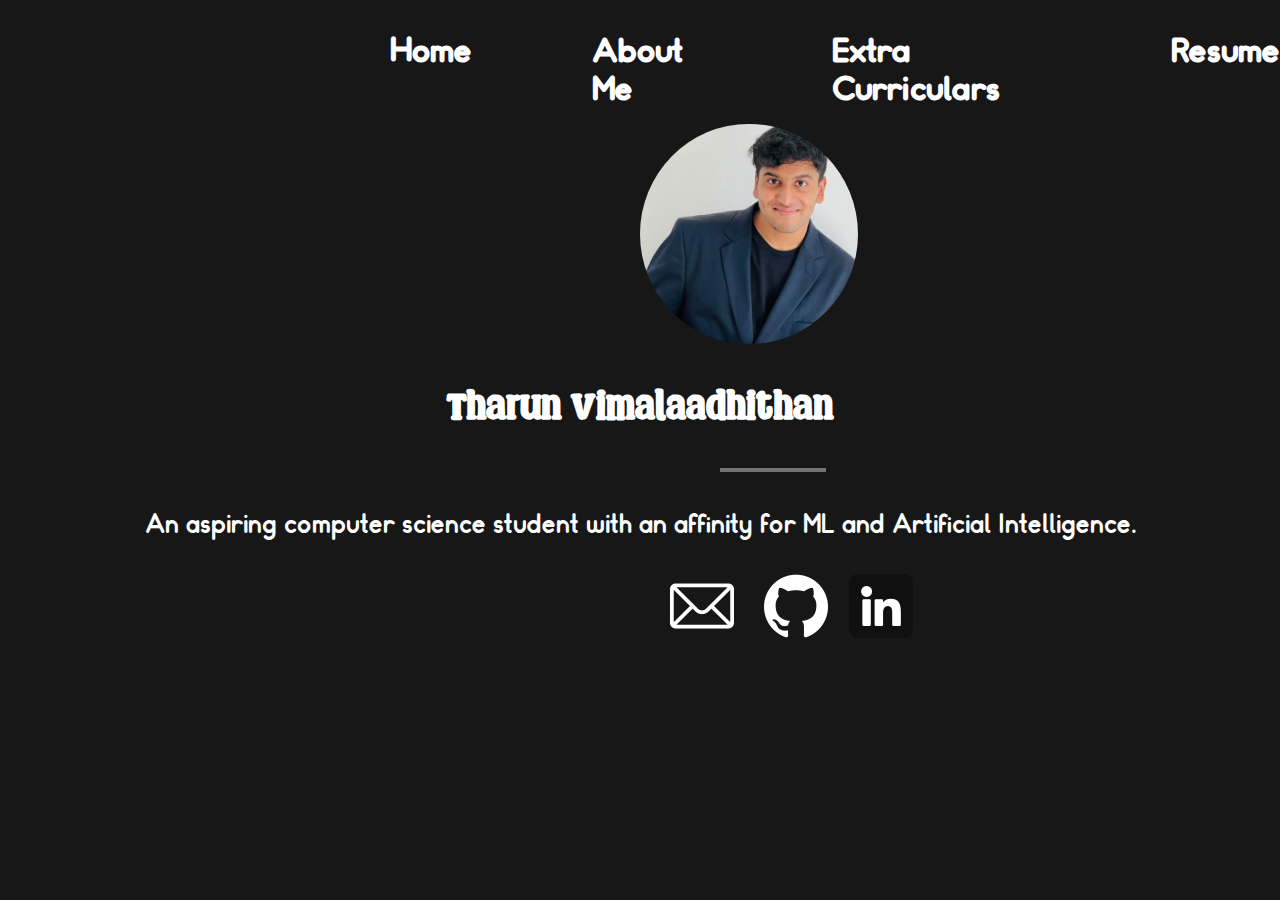
<file: index.html>
<!DOCTYPE html>

<head><title>  Tharun </title>
<link rel="stylesheet" href="style.css">
<link rel="icon" href="images/logo.png" type="images/x-icon">

</head>

<body>

<div class="container">

  <section class="ul">
    <h1 id="h2"><a href=""> Home</a> </h1>
    <h1 id="h2"><a href="about.html" target="_blank"> About Me </h1></a>
    <h1 id="h2"><a href="ach.html" target="_blank"> Extra Curriculars </h1></a>
    <h1 id="h2"> <a href="docs/resume.pdf" target="_blank">Resume</a> </h1>
  </section>
</div>

<br><br><br>
<img src="images/tharun.jpg" id="img">

<br><br><br>
<h2 id="h1"> Tharun   Vimalaadhithan </h2>
<br><br>
<hr id="hr"> </hr>
<br><br>
<p id="p"> An aspiring computer science student with an affinity for ML and Artificial Intelligence.</p>
<br><br>
<div class="icons">
  <a href="mailto:messagetotharunvimal@gmail.com">  <img src="images/mail.png" title="Mail"></a>
    <a href="https://github.com/tharunvimal" target="_blank"><img src="images/github.png" title="Github"></a>
    <a href="https://www.linkedin.com/in/tharun-vimalaadhithan-0b002b257/" target="_blank"><img src="images/linkedin.png" id="l" title="Linkedin">
    </div>

</body>

</html>
</file>
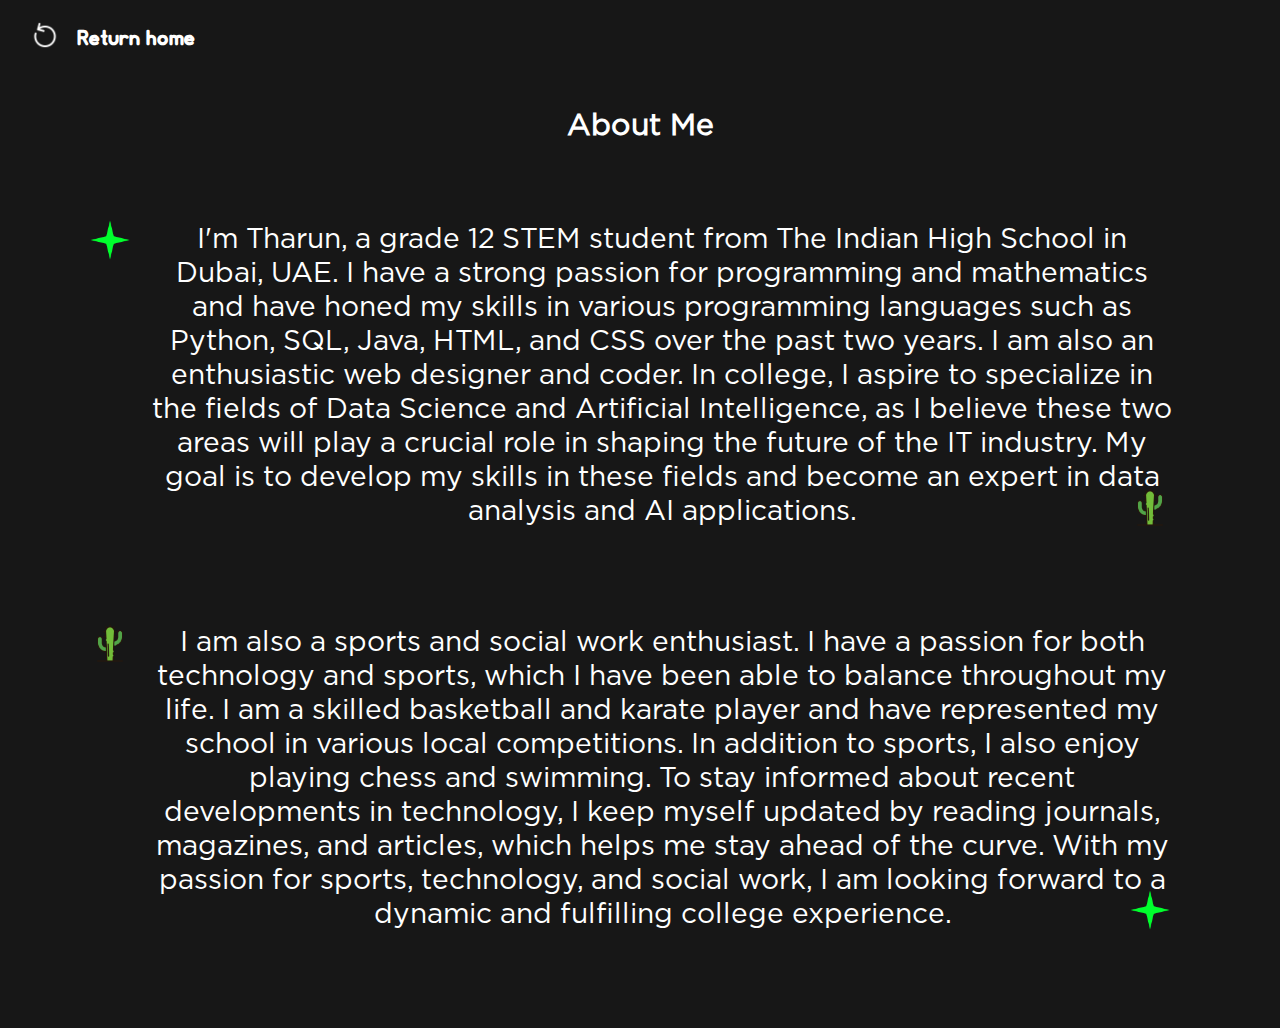
<file: about.html>
<!DOCTYPE html>
<head><title> About me</title>

<link rel="icon" href="images/user.png" type="images/x-icon">

<link rel="stylesheet" href="about.css">



</head>


<body>

  <div class="container">
    <a href="index.html" target="_blank">
    <img src="images/return.png" id="return">  </a>
    <a href="index.html" target="_blank"><h1 id="h1"> Return home </h1></a>

  </div>
  <br><br>

  <h2 id="heading">  About Me </h2>
  <br>
  <img src="images/sparkler.png" id="img1"></img>
  <p id="p">  I'm Tharun, a grade 12 STEM student from The Indian High School in Dubai, UAE. I have a strong passion for programming and mathematics and have honed my skills in various programming languages such as Python, SQL, Java, HTML, and CSS over the past two years. I am also an enthusiastic web designer and coder. In college, I aspire to specialize in the fields of Data Science and Artificial Intelligence, as I believe these two areas will play a crucial role in shaping the future of the IT industry. My goal is to develop my skills in these fields and become an expert in data analysis and AI applications.</p>
  <br>
    <img src="images/cactus.png" id="img2"></img>
    <br>

    <img src="images/cactus.png" id="img1"></img>
    <p id="p">  I am also a sports and social work enthusiast.  I have a passion for both technology and sports, which I have been able to balance throughout my life.
     I am a skilled basketball and karate player and have represented my school  in various local competitions.
     In addition to sports, I also enjoy playing chess and swimming.
     To stay informed about recent developments in technology, I keep myself updated by reading journals, magazines, and articles, which helps me stay ahead of the curve. With my passion for sports, technology, and social work, I am looking forward to a dynamic and fulfilling college experience.
    </p>
    <br>
      <img src="images/sparkler.png" id="img2"></img>
      <div class="blank">
      </div>




</body>


</html>
</file>
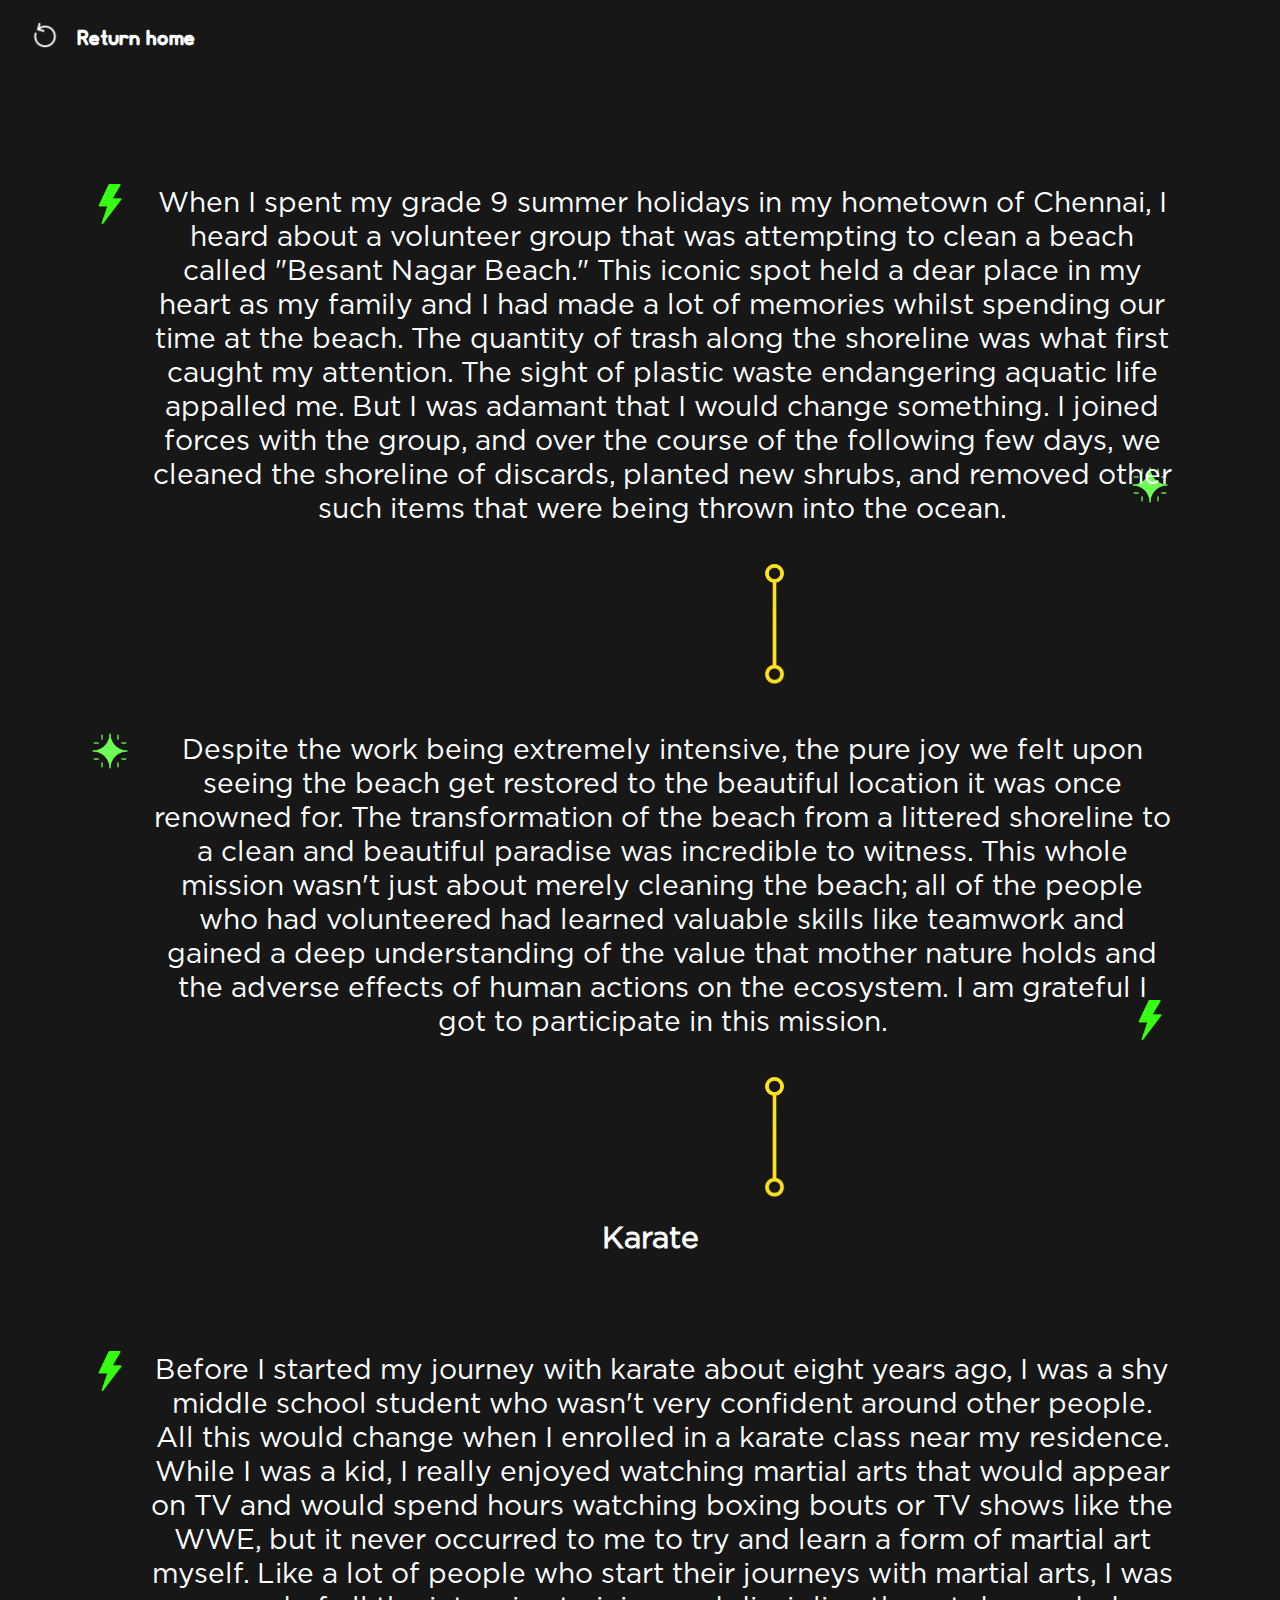
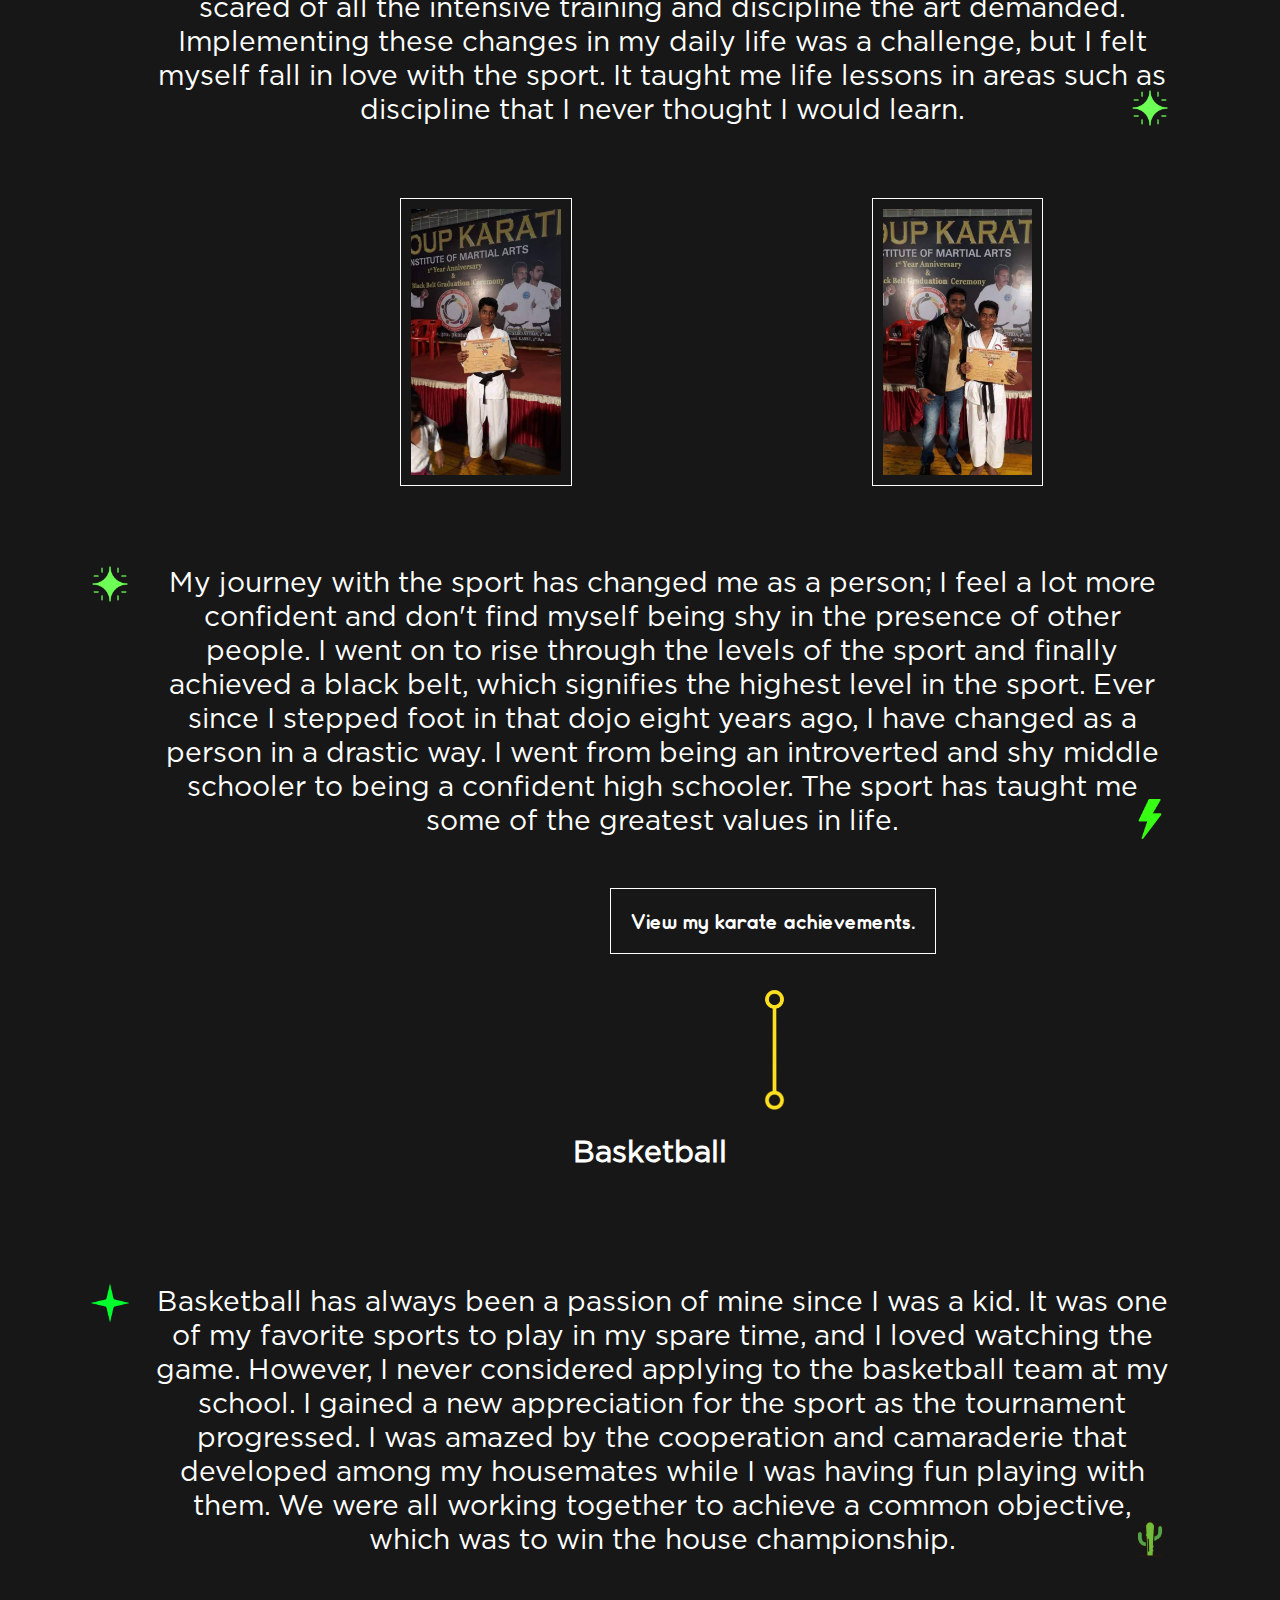
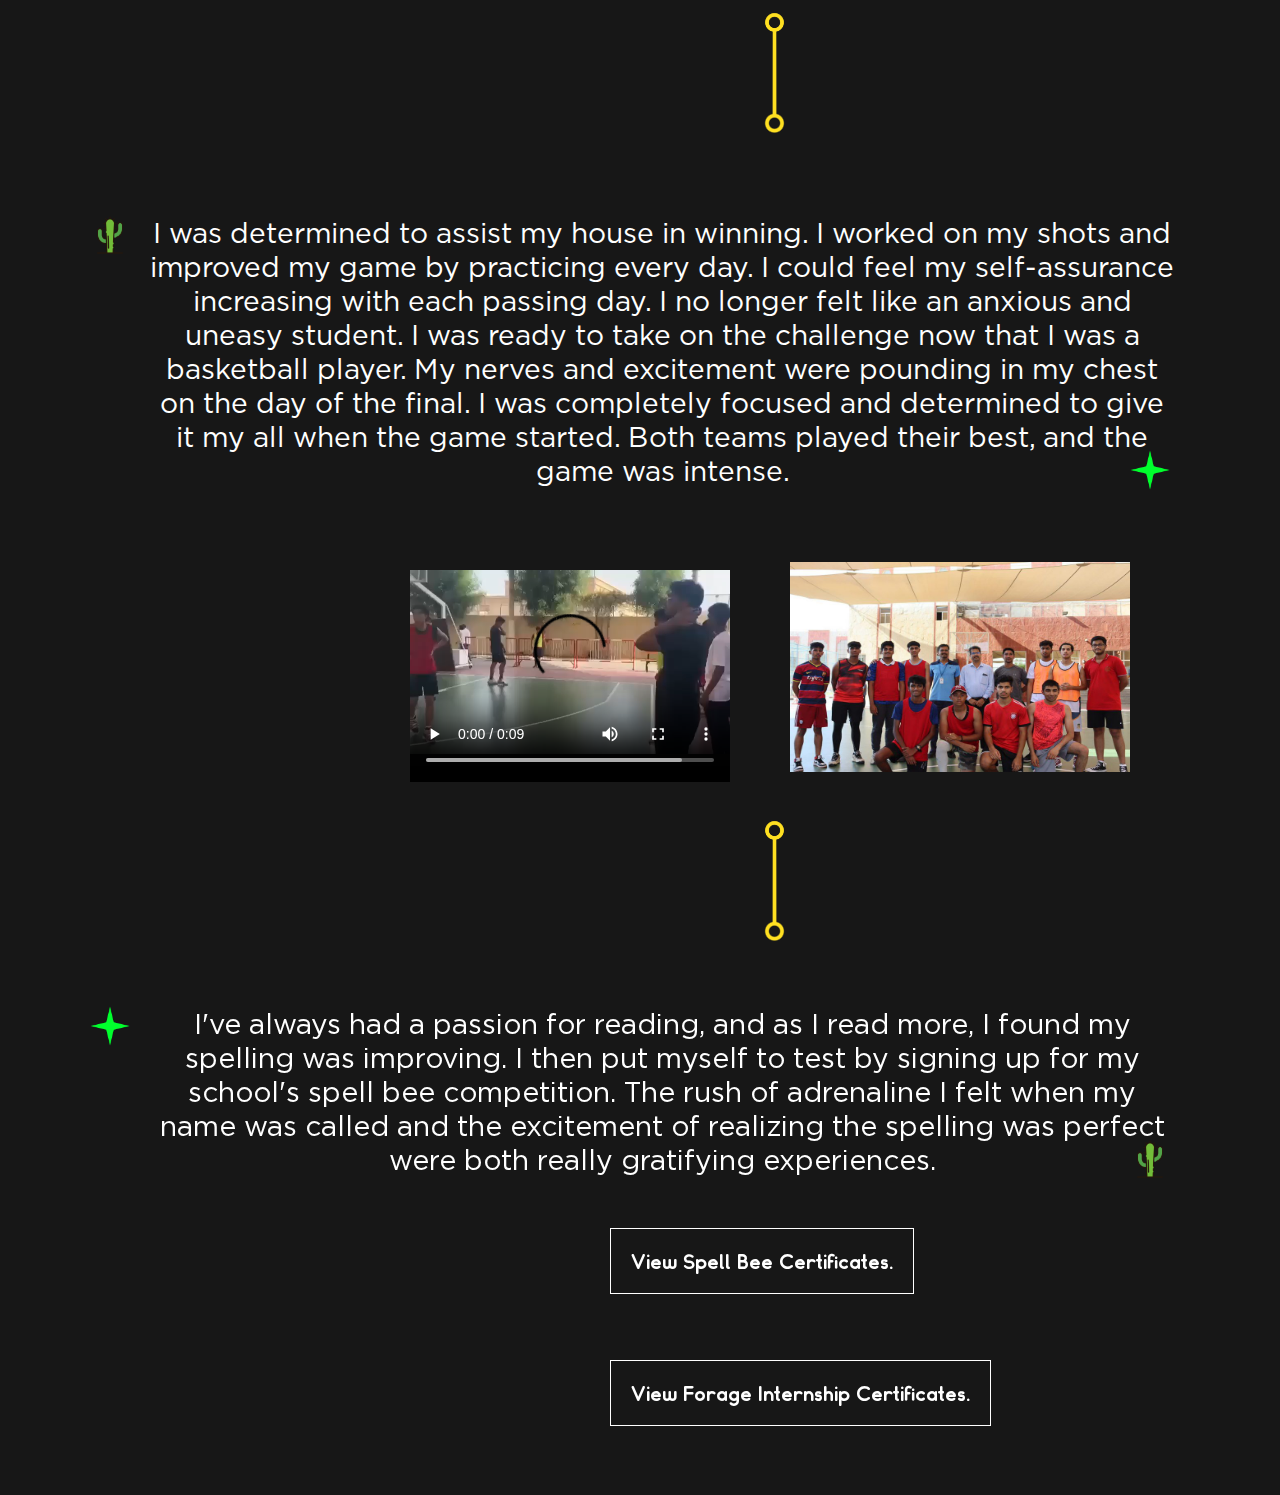
<file: ach.html>
<!DOCTYPE html>

<head><title>  My Acievements </title>
<link rel="stylesheet" href="ach.css">
<link rel="icon" href="images/wreath.png" type="images/x-icon">

</head>


<body>

  <div class="container">
    <a href="index.html" target="_blank">
    <img src="images/return.png" id="return">  </a>
    <a href="index.html" target="_blank"><h1 id="h1"> Return home </h1></a>

  </div>
  <br><br><br>
  <img src="images/flash.png" id="img1"></img>
  <p id="p">
  When I spent my grade 9 summer holidays in my hometown of Chennai, I heard about a volunteer group that was attempting to clean a beach called "Besant Nagar Beach." This iconic spot held a dear place in my heart as my family and I had made a lot of memories whilst spending our time at the beach. The quantity of trash along the shoreline was what first caught my attention. The sight of plastic waste endangering aquatic life appalled me. But I was adamant that I would change something. I joined forces with the group, and over the course of the following few days, we cleaned the shoreline of discards, planted new shrubs, and removed other such items that were being thrown into the ocean.


  </p>
  <br>
    <img src="images/star(1).png" id="img2"></img>
    <br><br>
    <img src="images/nodes.png" id="slider">
<br><br>
<img src="images/star(1).png" id="img1"></img>
<p id="p">
 Despite the work being extremely intensive, the pure joy we felt upon seeing the beach get restored to the beautiful location it was once renowned for. The transformation of the beach from a littered shoreline to a clean and beautiful paradise was incredible to witness. This whole mission wasn't just about merely cleaning the beach; all of the people who had volunteered had learned valuable skills like teamwork and gained a deep understanding of the value that mother nature holds and the adverse effects of human actions on the ecosystem. I am grateful I got to participate in this mission.
</p>
  <img src="images/flash.png" id="img22"></img>
  <br><br><br>
  <img src="images/nodes.png" id="slider">
    <br><br><br><br>
    <h1 id="header"> Karate </h1>
    <br><br>
        <img src="images/flash.png" id="img1"></img>
        <p id="p">
          Before I started my journey with karate about eight years ago, I was a shy middle school student who wasn't very confident around other people. All this would change when I enrolled in a karate class near my residence. While I was a kid, I really enjoyed watching martial arts that would appear on TV and would spend hours watching boxing bouts or TV shows like the WWE, but it never occurred to me to try and learn a form of martial art myself.

Like a lot of people who start their journeys with martial arts, I was scared of all the intensive training and discipline the art demanded. Implementing these changes in my daily life was a challenge, but I felt myself fall in love with the sport. It taught me life lessons in areas such as discipline that I never thought I would learn.

</p>
<img src="images/star(1).png" id="img22"></img>
<br><br><br><br>
  <div class="images">
    <img src="images/karate1.jpg" id="karate1">

<img src="images/karate2.jpg" id="karate2">

</div>
<br>
<img src="images/star(1).png" id="img1"></img>
<p id="p">
  My journey with the sport has changed me as a person; I feel a lot more confident and don't find myself being shy in the presence of other people. I went on to rise through the levels of the sport and finally achieved a black belt, which signifies the highest level in the sport.

Ever since I stepped foot in that dojo eight years ago, I have changed as a person in a drastic way. I went from being an introverted and shy middle schooler to being a confident high schooler. The sport has taught me some of the greatest values in life.
</p>
  <img src="images/flash.png" id="img22"></img>

  <br><br><br><br>
  <a href="achievements.html" id="table" target="_blank"> View my karate achievements. </a>
  <br><br><br><br><br>
  <img src="images/nodes.png" id="slider1">
  <br><br><br><br>
  <h1 id="header"> Basketball </h1>
  <br><br><br>
  <img src="images/sparkler.png" id="img1"></img>

  <p id="p">
    Basketball has always been a passion of mine since I was a kid. It was one of my favorite sports to play in my spare time, and I loved watching the game. However, I never considered applying to the basketball team at my school.

I gained a new appreciation for the sport as the tournament progressed. I was amazed by the cooperation and camaraderie that developed among my housemates while I was having fun playing with them. We were all working together to achieve a common objective, which was to win the house championship.
</p>
<img src="images/cactus.png" id="img22"></img>
<br><br><br><br>
  <img src="images/nodes.png" id="slider">
  <br><br><br><br>

<img src="images/cactus.png" id="img1"></img>
<p id="p">
  I was determined to assist my house in winning. I worked on my shots and improved my game by practicing every day. I could feel my self-assurance increasing with each passing day. I no longer felt like an anxious and uneasy student. I was ready to take on the challenge now that I was a basketball player.

My nerves and excitement were pounding in my chest on the day of the final. I was completely focused and determined to give it my all when the game started. Both teams played their best, and the game was intense.
</p>
<img src="images/sparkler.png" id="img22"></img>
<br><br><br>
<div class="video">
<video width="320" height="240" controls autoplay>
  <source src="images/basketball.mp4" type="video/mp4">
    Your browser does not support the video tag.

</video>
<img src="images/basketball.jpg" id="ball">
</div>
<br><br><br>
  <img src="images/nodes.png" id="slider">
<br><br><br>
<img src="images/sparkler.png" id="img1"></img>
<p id="p">
  I've always had a passion for reading, and as I read more,
  I found my spelling was improving. I then put myself to test by signing up for my school's spell bee competition.
   The rush of adrenaline I felt when my name was called and the excitement of realizing the spelling was perfect were both really gratifying experiences.

</p>
<img src="images/cactus.png" id="img22"></img>

<br><br><br><br>
  <a href="docs/spellbee.pdf" id="table" target="_blank"> View Spell Bee Certificates. </a>
  <br><br><br><br>



  <br><br><br>
    <a href="docs/internships.pdf" id="table" target="_blank"> View Forage Internship Certificates. </a>

  <br><br><br>  <br><br><br>











</body>

</html>
</file>
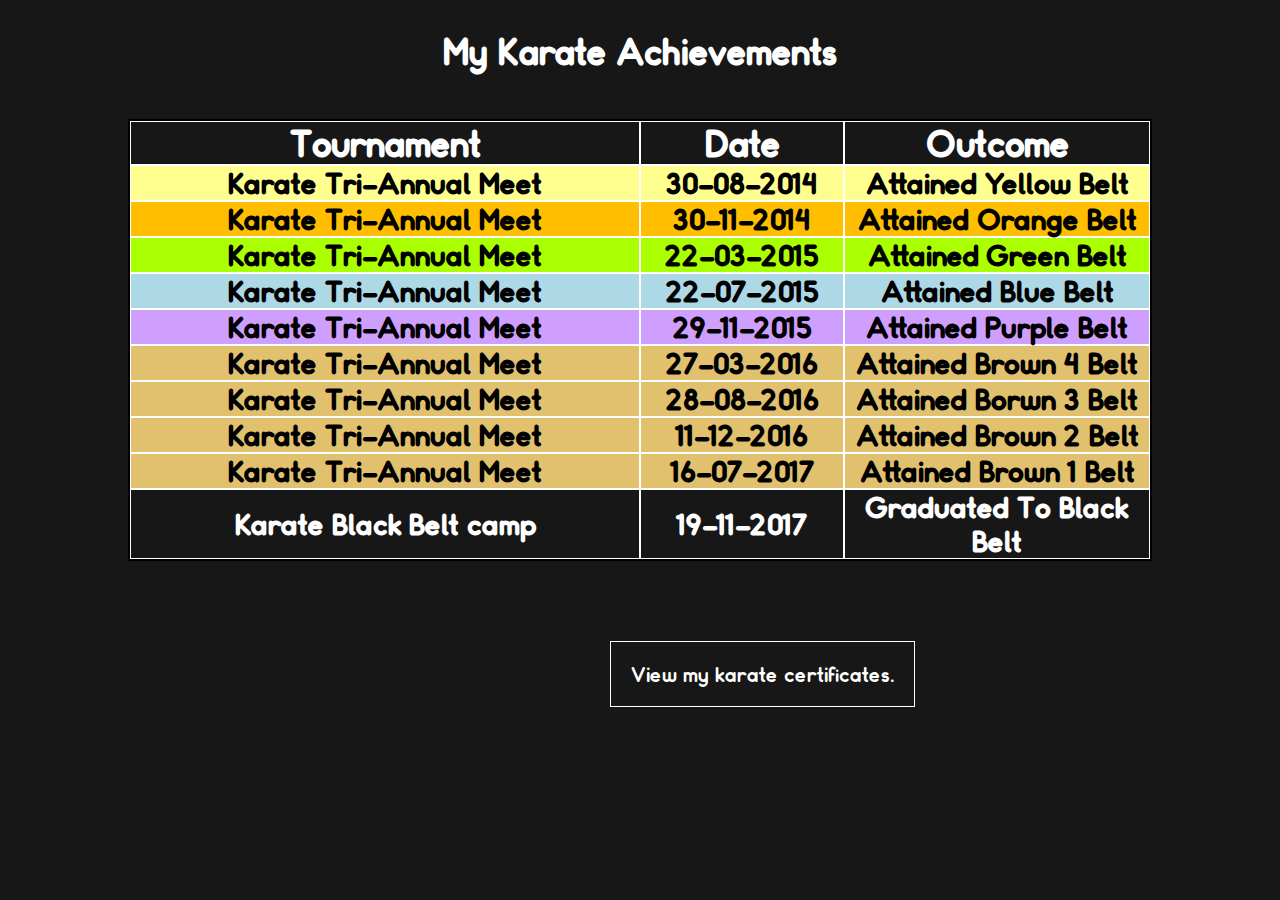
<file: achievements.html>
<!DOCTYPE html>

<head><title>  My Acievements </title>
  <style>

  *{
    padding:0;
    margin:0;
  }
  body{
    background-color: rgba(3,3,3,0.92);
  }
  ::-webkit-scrollbar{
    width:0px;
    background:transparent;

  }
  @font-face {
    font-family: hel;
    src: url("Somatic-Rounded.woff") format("woff");
  }
  h1{
    color: white;
    font-family:hel;
    font-size:35px;
    text-align: center;

  }
  th,tr{
    border:1px solid white;

  }
  h2{
    color: black;
    font-family:hel;
    font-size:28px;
    text-align: center;

  }
  #last{
    color:white;
  }

  #h1{
    color: white;
    text-align: center;
    margin-top: 30px;
  }
  #table{
    padding:20px;
    border:1px solid white;
    background:transparent;
    color: white;
    font-family: hel;
    margin-left:610px;
    font-size: 20px;
  }
  #table:hover{
    background-color: blue;
  }
  a{
    text-decoration: none;
  }
  @media only screen and (min-device-width: 375px) and (max-device-width: 812px){
    #h1{
      font-size:60px;
    }
    table{
      height:700px;
      margin-top:200px;
      width:910px;
      margin-left:20px;
      margin-bottom: 100px;
    }
    #table{
      margin-top:520px;
      margin-left:110px;
      font-size: 60px;
    }
  }


  </style>
  <link rel="icon" href="images/karate.png" type="images/x-icon">

</head>


<body>


</body>

<h1 id="h1"> My Karate Achievements </h1>
<table border="0" cellpadding="0" cellspacing="0" height="500" width="100%" align="center">
<tr align="center">
<td align="center">
<table border="2" width="80%" cellspacing="0" bordercolor="black">
<tr align="center">
<td width="15%">
<h1>Tournament</h1>
</td>
<td width="20%">
<h1>Date</h1>
</td>
<td width="45%">
<h1>Outcome</h1>
</td>
</tr><br><br>
<tr align="center" bgcolor="#FFFF8F">
  <td width=50%>
  <h2>Karate Tri-Annual Meet</h2>
  </td>
  <td width="10%">
  <h2>30-08-2014</h2>
  </td>
  <td width="30%">
  <h2>Attained Yellow Belt</h2>
  </td>
</tr>
<tr align="center" bgcolor="#FFBF00">
  <td width=50%>
  <h2>Karate Tri-Annual Meet</h2>
  </td>
  <td width="10%">
  <h2>30-11-2014</h2>
  </td>
  <td width="30%">
  <h2>Attained Orange Belt</h2>
  </td>
</tr><tr align="center" bgcolor="	#AAFF00">
  <td width=50%>
  <h2>Karate Tri-Annual Meet</h2>
  </td>
  <td width="10%">
  <h2>22-03-2015</h2>
  </td>
  <td width="30%">
  <h2>Attained Green Belt</h2>
  </td>
</tr><tr align="center" bgcolor="#ADD8E6">
  <td width=50%>
  <h2>Karate Tri-Annual Meet</h2>
  </td>
  <td width="10%">
  <h2>22-07-2015</h2>
  </td>
  <td width="30%">
  <h2>Attained Blue Belt</h2>
  </td>
</tr><tr align="center" bgcolor="#CF9FFF">
  <td width=50%>
  <h2>Karate Tri-Annual Meet</h2>
  </td>
  <td width="10%">
  <h2>29-11-2015</h2>
  </td>
  <td width="30%">
  <h2>Attained Purple Belt</h2>
  </td>
</tr><tr align="center" bgcolor="#E1C16E">
  <td width=50%>
  <h2>Karate Tri-Annual Meet</h2>
  </td>
  <td width="10%">
  <h2>27-03-2016</h2>
  </td>
  <td width="30%">
  <h2>Attained Brown 4 Belt</h2>
  </td>
</tr><tr align="center" bgcolor="#E1C16E">
  <td width=50%>
  <h2>Karate Tri-Annual Meet</h2>
  </td>
  <td width="10%">
  <h2>28-08-2016</h2>
  </td>
  <td width="30%">
  <h2>Attained Borwn 3 Belt</h2>
  </td>
</tr><tr align="center" bgcolor="#E1C16E">
  <td width=50%>
  <h2>Karate Tri-Annual Meet</h2>
  </td>
  <td width="10%">
  <h2>11-12-2016</h2>
  </td>
  <td width="30%">
  <h2>Attained Brown 2 Belt</h2>
  </td>
</tr>
<tr align="center" bgcolor="#E1C16E">
  <td width=50%>
  <h2>Karate Tri-Annual Meet</h2>
  </td>
  <td width="10%">
  <h2>16-07-2017</h2>
  </td>
  <td width="30%">
  <h2>Attained Brown 1 Belt</h2>
  </td>
</tr>
<tr align="center" bgcolor="">
  <td width=50%>
  <h2 id="last">Karate Black Belt camp</h2>
  </td>
  <td width="10%">
  <h2 id="last">19-11-2017</h2>
  </td>
  <td width="30%">
  <h2 id="last"> Graduated To Black Belt</h2>
  </td>
</tr>
</table>
</td>
</tr>
</table>

<br><br><br><br><br>
  <a href="docs/karate_certificates.pdf" id="table" target="_blank"> View my karate certificates. </a>



</html>
</file>
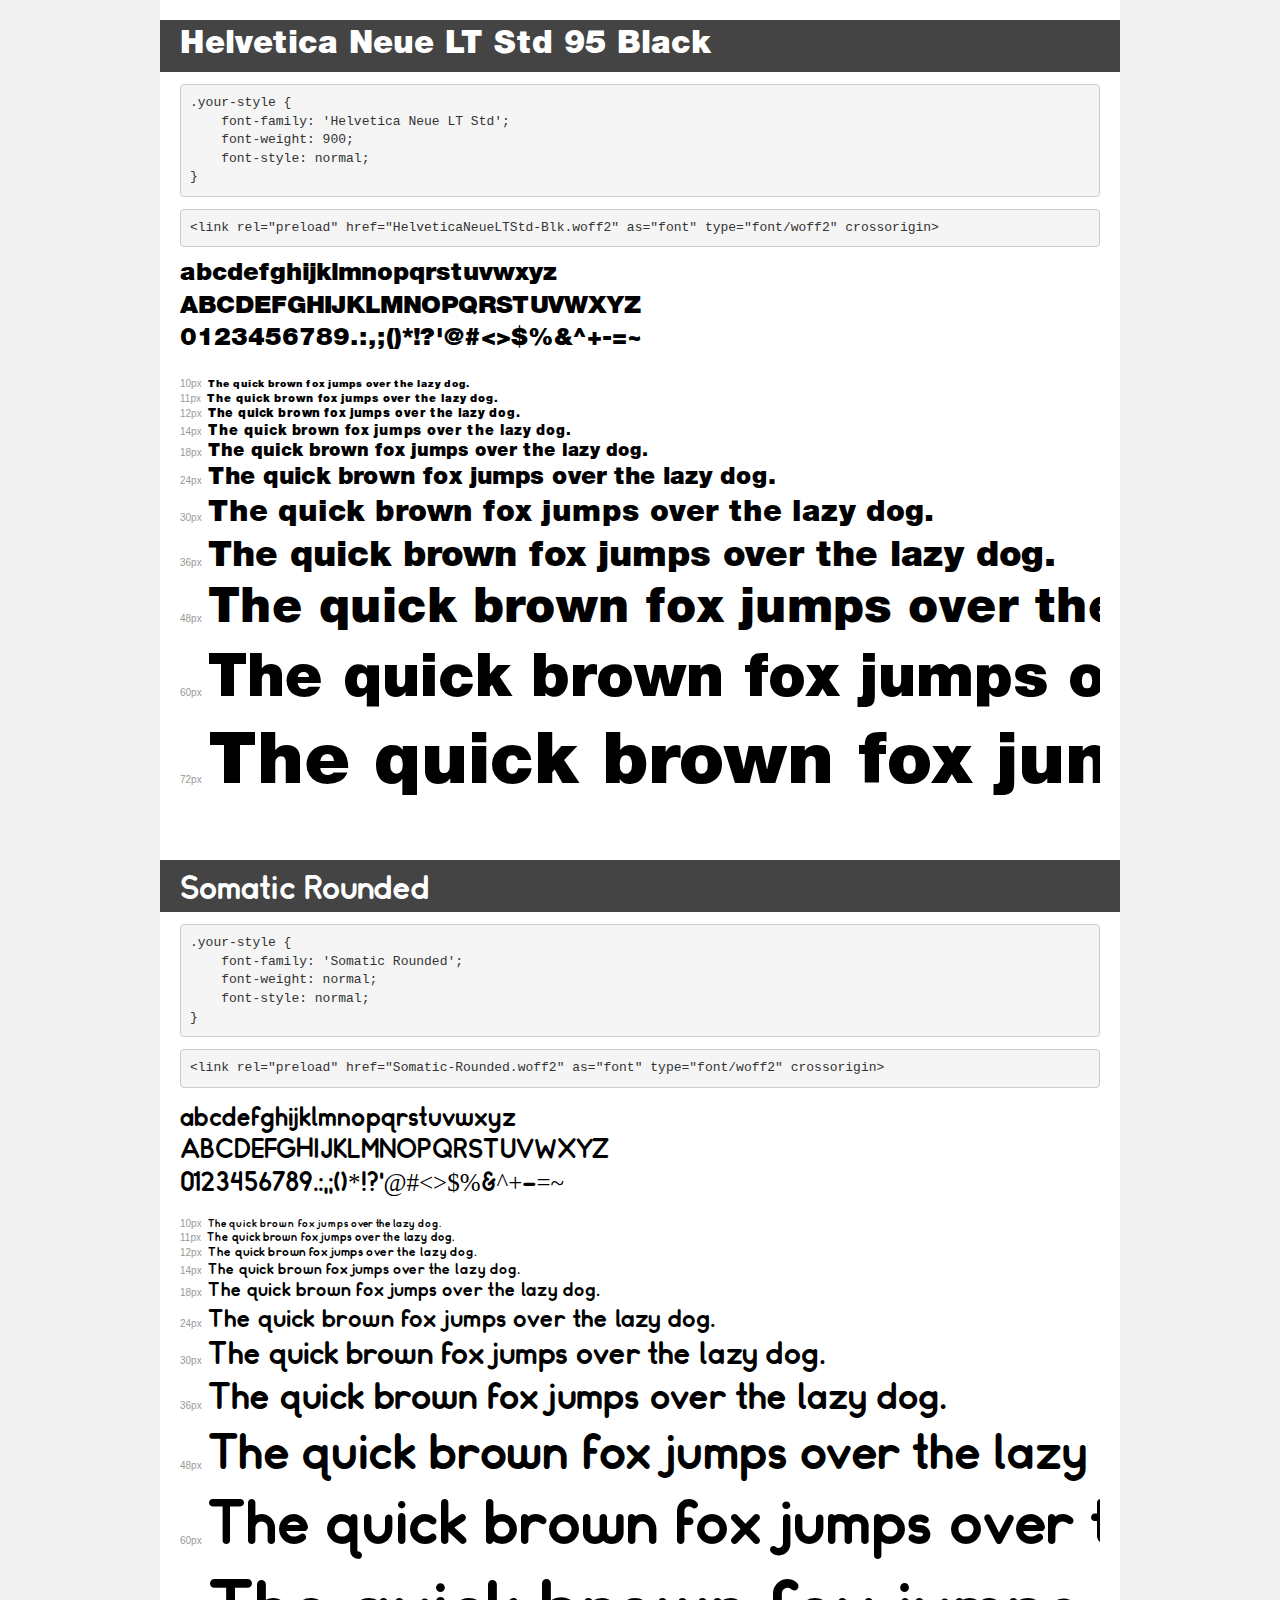
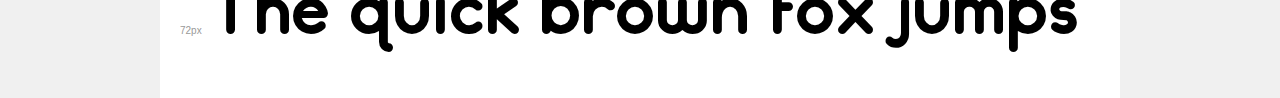
<file: demo.html>
<!DOCTYPE html>
<html lang="en">
<head>
    <meta charset="utf-8">
    <meta http-equiv="X-UA-Compatible" content="IE=edge">
    <meta name="viewport" content="width=device-width, initial-scale=1">
    <meta name="robots" content="noindex, noarchive">
    <meta name="format-detection" content="telephone=no">
    <title>Transfonter demo</title>
    <link href="stylesheet.css" rel="stylesheet">
    <style>
        /*
        http://meyerweb.com/eric/tools/css/reset/
        v2.0 | 20110126
        License: none (public domain)
        */
        html, body, div, span, applet, object, iframe,
        h1, h2, h3, h4, h5, h6, p, blockquote, pre,
        a, abbr, acronym, address, big, cite, code,
        del, dfn, em, img, ins, kbd, q, s, samp,
        small, strike, strong, sub, sup, tt, var,
        b, u, i, center,
        dl, dt, dd, ol, ul, li,
        fieldset, form, label, legend,
        table, caption, tbody, tfoot, thead, tr, th, td,
        article, aside, canvas, details, embed,
        figure, figcaption, footer, header, hgroup,
        menu, nav, output, ruby, section, summary,
        time, mark, audio, video {
            margin: 0;
            padding: 0;
            border: 0;
            font-size: 100%;
            font: inherit;
            vertical-align: baseline;
        }
        /* HTML5 display-role reset for older browsers */
        article, aside, details, figcaption, figure,
        footer, header, hgroup, menu, nav, section {
            display: block;
        }
        body {
            line-height: 1;
        }
        ol, ul {
            list-style: none;
        }
        blockquote, q {
            quotes: none;
        }
        blockquote:before, blockquote:after,
        q:before, q:after {
            content: '';
            content: none;
        }
        table {
            border-collapse: collapse;
            border-spacing: 0;
        }
        /* demo styles */
        body {
            background: #f0f0f0;
            color: #000;
        }
        .page {
            background: #fff;
            width: 920px;
            margin: 0 auto;
            padding: 20px 20px 0 20px;
            overflow: hidden;
        }
        .font-container {
            overflow-x: auto;
            overflow-y: hidden;
            margin-bottom: 40px;
            line-height: 1.3;
            white-space: nowrap;
            padding-bottom: 5px;
        }
        h1 {
            position: relative;
            background: #444;
            font-size: 32px;
            color: #fff;
            padding: 10px 20px;
            margin: 0 -20px 12px -20px;
        }
        .letters {
            font-size: 25px;
            margin-bottom: 20px;
        }
        .s10:before {
            content: '10px';
        }
        .s11:before {
            content: '11px';
        }
        .s12:before {
            content: '12px';
        }
        .s14:before {
            content: '14px';
        }
        .s18:before {
            content: '18px';
        }
        .s24:before {
            content: '24px';
        }
        .s30:before {
            content: '30px';
        }
        .s36:before {
            content: '36px';
        }
        .s48:before {
            content: '48px';
        }
        .s60:before {
            content: '60px';
        }
        .s72:before {
            content: '72px';
        }
        .s10:before, .s11:before, .s12:before, .s14:before,
        .s18:before, .s24:before, .s30:before, .s36:before,
        .s48:before, .s60:before, .s72:before {
            font-family: Arial, sans-serif;
            font-size: 10px;
            font-weight: normal;
            font-style: normal;
            color: #999;
            padding-right: 6px;
        }
        pre {
            display: block;
            padding: 9px;
            margin: 0 0 12px;
            font-family: Monaco, Menlo, Consolas, "Courier New", monospace;
            font-size: 13px;
            line-height: 1.428571429;
            color: #333;
            font-weight: normal;
            font-style: normal;
            background-color: #f5f5f5;
            border: 1px solid #ccc;
            overflow-x: auto;
            border-radius: 4px;
        }
        /* responsive */
        @media (max-width: 959px) {
            .page {
                width: auto;
                margin: 0;
            }
        }
    </style>
</head>
<body>
<div class="page">
    <div class="demo">
        <h1 style="font-family: 'Helvetica Neue LT Std'; font-weight: 900; font-style: normal;">Helvetica Neue LT Std 95 Black</h1>
        <pre title="Usage">.your-style {
    font-family: 'Helvetica Neue LT Std';
    font-weight: 900;
    font-style: normal;
}</pre>
        <pre title="Preload (optional)">
&lt;link rel=&quot;preload&quot; href=&quot;HelveticaNeueLTStd-Blk.woff2&quot; as=&quot;font&quot; type=&quot;font/woff2&quot; crossorigin&gt;</pre>
        <div class="font-container" style="font-family: 'Helvetica Neue LT Std'; font-weight: 900; font-style: normal;">
            <p class="letters">
                abcdefghijklmnopqrstuvwxyz<br>
ABCDEFGHIJKLMNOPQRSTUVWXYZ<br>
                0123456789.:,;()*!?'@#&lt;&gt;$%&^+-=~
            </p>
            <p class="s10" style="font-size: 10px;">The quick brown fox jumps over the lazy dog.</p>
            <p class="s11" style="font-size: 11px;">The quick brown fox jumps over the lazy dog.</p>
            <p class="s12" style="font-size: 12px;">The quick brown fox jumps over the lazy dog.</p>
            <p class="s14" style="font-size: 14px;">The quick brown fox jumps over the lazy dog.</p>
            <p class="s18" style="font-size: 18px;">The quick brown fox jumps over the lazy dog.</p>
            <p class="s24" style="font-size: 24px;">The quick brown fox jumps over the lazy dog.</p>
            <p class="s30" style="font-size: 30px;">The quick brown fox jumps over the lazy dog.</p>
            <p class="s36" style="font-size: 36px;">The quick brown fox jumps over the lazy dog.</p>
            <p class="s48" style="font-size: 48px;">The quick brown fox jumps over the lazy dog.</p>
            <p class="s60" style="font-size: 60px;">The quick brown fox jumps over the lazy dog.</p>
            <p class="s72" style="font-size: 72px;">The quick brown fox jumps over the lazy dog.</p>
        </div>
    </div>

    <div class="demo">
        <h1 style="font-family: 'Somatic Rounded'; font-weight: normal; font-style: normal;">Somatic Rounded</h1>
        <pre title="Usage">.your-style {
    font-family: 'Somatic Rounded';
    font-weight: normal;
    font-style: normal;
}</pre>
        <pre title="Preload (optional)">
&lt;link rel=&quot;preload&quot; href=&quot;Somatic-Rounded.woff2&quot; as=&quot;font&quot; type=&quot;font/woff2&quot; crossorigin&gt;</pre>
        <div class="font-container" style="font-family: 'Somatic Rounded'; font-weight: normal; font-style: normal;">
            <p class="letters">
                abcdefghijklmnopqrstuvwxyz<br>
ABCDEFGHIJKLMNOPQRSTUVWXYZ<br>
                0123456789.:,;()*!?'@#&lt;&gt;$%&^+-=~
            </p>
            <p class="s10" style="font-size: 10px;">The quick brown fox jumps over the lazy dog.</p>
            <p class="s11" style="font-size: 11px;">The quick brown fox jumps over the lazy dog.</p>
            <p class="s12" style="font-size: 12px;">The quick brown fox jumps over the lazy dog.</p>
            <p class="s14" style="font-size: 14px;">The quick brown fox jumps over the lazy dog.</p>
            <p class="s18" style="font-size: 18px;">The quick brown fox jumps over the lazy dog.</p>
            <p class="s24" style="font-size: 24px;">The quick brown fox jumps over the lazy dog.</p>
            <p class="s30" style="font-size: 30px;">The quick brown fox jumps over the lazy dog.</p>
            <p class="s36" style="font-size: 36px;">The quick brown fox jumps over the lazy dog.</p>
            <p class="s48" style="font-size: 48px;">The quick brown fox jumps over the lazy dog.</p>
            <p class="s60" style="font-size: 60px;">The quick brown fox jumps over the lazy dog.</p>
            <p class="s72" style="font-size: 72px;">The quick brown fox jumps over the lazy dog.</p>
        </div>
    </div>

</div>
</body>
</html>
</file>
<file: style.css>
*{
  margin:0;
  padding:0;
}

body{
  background-color: rgba(3,3,3,0.92);
}
@font-face {
  font-family: hel;
  src: url("Somatic-Rounded.woff") format("woff");

}


.ul{
  float:right;
  grid-gap:120px;
  font-family: hel;
  margin-top:10px;
  margin-left:390px;
  display: flex;
  flex-direction: row;

}



#h2{

  font-family: hel;
  color:white;
}

.container{
  display: flex;
  flex-direction: row;
  margin-top:20px;
  color:white;
  height:50px;


}

#h2:hover{
  border-bottom: 3px solid white;
  cursor: pointer;
}

#img{
  align-items: baseline;
  align-content: center;
  margin-left:640px;
  height:30%;
  width:17%;
  border-radius: 50%;
}
@font-face {
  font-family: tharun;
  src: url("SparkyStonesRegular-BW6ld.woff") format("woff");

}
#h1{
  color:white;
  font-family: tharun;
  font-size:40px;
  text-align: center;
}

#img:hover{
  opacity:0.6;
}

#hr{
  margin-left:720px;
  width:8%;
  opacity:0.4;
  border:2.1px solid white;
}

#p{
  font-family: hel;
  color:white;
  font-size:25px;
  text-align: center;
}

.icons{

  display:flex;
  flex-direction: row;
  grid-gap:30px;
  margin-left:670px;

}

img:hover{
  cursor:pointer;
  scale:1.1;
  transition:0.3s;
}

#l{
  margin-left:-9px;
}


::-webkit-scrollbar {
  width: 0px;
  background: transparent;
}

a{
  text-decoration: none;
  color:white;
}



@media only screen and (min-device-width: 375px) and (max-device-width: 812px) {
  .ul{
      font-family: hel;
      font-size:22px;
      grid-gap: 40px;
      margin-top: 30px;

  }

  .container{
    margin-left:-293px;

  }
  #img{
    align-items: baseline;
    align-content: center;
    margin-left:160px;
    height:100%;
    width:67%;
    border-radius: 50%;
    margin-top:100px;
  }
  #h1{
    color:white;
    font-family: tharun;
    font-size:84px;
    text-align: center;
    margin-top: 50px;
  }
  #hr{
    margin-left:720px;
    width:24%;
    opacity:0.4;
    border:2.1px solid white;
    margin-left:380px;
  }
  #p{
    font-family: hel;
    color:white;
    font-size:75px;
    text-align: center;
    width:80%;
    margin-top:10px;
    margin-left: 93px;
  }
  .icons{

    display:flex;
    flex-direction: row;
    grid-gap:60px;
    margin-left:265px;
    margin-top: 40px;

  }
  .icons img{
    height:137px;
    width:118px;
  }

}
</file>
<file: about.css>
*{
margin:0;
padding:0;
}

::-webkit-scrollbar {
  width: 0px;
  background: transparent;
}


body{
  background-color: rgba(3,3,3,0.92);
}

.container{
  height:50px;
  display: flex;
  flex-direction: row;
  grid-gap:17px;
  margin-top:20px;
  z-index: 999;

}


@font-face {
  font-family: hel;
  src: url("Somatic-Rounded.woff") format("woff");
}

#h1{
  font-family: hel;
  color:white;
  font-size:20px;
  margin-top: 5px;

}

#return{
  height:30px;
  margin-left: 30px;
}

#return:hover{
  opacity:0.5;
}




a{
  text-decoration: none;
  color:white;
}

#h1:hover{
  border-bottom: 2px solid white;

}
@font-face {
  font-family: gotham;
  src:url("Gotham-Book.woff") format("woff");

}

#heading{
  font-family:gotham;
  color:white;
  font-size:30px;
  text-align: center;
}

#p{
  font-family:gotham;
  color:white;
  font-size:28px;
  text-align: center;
  width:80%;
  align:center;
  align-items: center;
  align-content: center;
  margin-left: 150px;
  margin-top: -43px;


}

#img1{
  height:40px;
  margin-left: 90px;
  margin-top: 60px;
}
#img2{
  height:40px;
  float:right;
  margin-right:110px;
  margin-top:-58px;

}

.blank{
  height:80px;
}
#img11{
  height:40px;
  margin-left: 90px;
  margin-top: 60px;
}



@media only screen and (min-device-width: 375px) and (max-device-width: 812px) {
  #p{
    margin-left:90px;
  }
  #img11{
    height:40px;
    margin-left: 40px;
    margin-top: 50px;
  }
  #img2{
    height:40px;
    float:right;
    margin-right:80px;
    margin-top:-78px;

  }
  #h1{
    font-family: hel;
    color:white;
    font-size:40px;
    margin-top: 15px;

  }

  #return{
    height:60px;
    margin-left: 30px;
  }




}
</file>
<file: ach.css>
*{
margin:0;
padding:0;
}

::-webkit-scrollbar {
  width: 0px;
  background: transparent;
}


body{
  background-color: rgba(3,3,3,0.92);
}

.container{
  height:50px;
  display: flex;
  flex-direction: row;
  grid-gap:17px;
  margin-top:20px;
  z-index: 999;

}


@font-face {
  font-family: hel;
  src: url("Somatic-Rounded.woff") format("woff");
}

#h1{
  font-family: hel;
  color:white;
  font-size:20px;
  margin-top: 5px;

}

#return{
  height:30px;
  margin-left: 30px;
}

#return:hover{
  opacity:0.5;
}




a{
  text-decoration: none;
  color:white;
}

#h1:hover{
  border-bottom: 2px solid white;

}

#slider{
  height:17%;
  width:7%;
  transform:rotate(135deg);
  margin-left:730px;
  margin-bottom:-20px;
}
#slider1{
  height:17%;
  width:7%;
  transform:rotate(135deg);
  margin-left:730px;
  margin-bottom:-20px;
}

.container1{
  display: flex;
  flex-direction: row;

}

@font-face {
  font-family: gotham;
  src:url("Gotham-Book.woff") format("woff");

}


#p{
  font-family:gotham;
  color:white;
  font-size:28px;
  text-align: center;
  width:80%;
  align:center;
  align-items: center;
  align-content: center;
  margin-left: 150px;
  margin-top: -43px;


}


#img1{
  height:40px;
  margin-left: 90px;
  margin-top: 60px;
}
#img2{
  height:40px;
  float:right;
  margin-right:110px;
  margin-top:-78px;

}
#img22{
  height:40px;
  float:right;
  margin-right:110px;
  margin-top:-38px;

}
@font-face {
  font-family: gotham;
  src:url("Gotham-Book.woff") format("woff");

}
#header{
  text-align: center;
  color:white;
  font-family: gotham;
  font-size:30px;
  margin-left:20px;



}
.images{
  display: flex;
  flex-direction: row;
  grid-gap:300px;
  margin-left: 400px;

}
#karate1{
  height:40%;
  width: 17%;
  padding:10px;
  border:1px solid white;
}
#karate2{
  height:40%;
  width: 17%;
  padding:10px;
  border:1px solid white;
}
#p1{
  font-family:gotham;
  color:white;
  font-size:28px;

  width:70%;
  margin-left:-320px;
  margin-top:70px;




}
img:hover{
  transform:scale(1.2);
  transition: 1s;
}
#table{
  padding:20px;
  border:1px solid white;
  background:transparent;
  color: white;
  font-family: hel;
  margin-left:610px;
  font-size: 20px;
}
#table:hover{
  background-color: blue;
}

#hr{
  width: 70%;
  border: 0.9px solid white;
  align-items: center;
  opacity: 0.5;
  margin-left:250px;
}

#img3{
  height:40px;
  margin-left:50px;


}

video{
  margin-left:410px;
}
.video{
  display: flex;
  flex-direction: row;
  grid-gap:60px;
}
#ball{
  height:210px;
  width:340px;
  margin-top: 20px;
}
@media only screen and (min-device-width: 375px) and (max-device-width: 812px) {

  #p{
    margin-left:90px;
    margin-bottom:25px;
    font-size:37px;
    margin-left:210px;
  }
  #img1{
    height:40px;
    margin-left: 150px;
    margin-top: -5px;
  }
  #img2{
    height:40px;
    float:right;
    margin-right:40px;
    margin-top:-106px;

  }
  #img22{
    height:40px;
    float:right;
    margin-right:-86px;
    margin-top:-76px;

  }



  #slider{
    height:37%;
    width:17%;
    transform:rotate(135deg);
    margin-left:490px;
    margin-bottom:-5px;
    margin-top:-100px;
  }
  #h1{
    font-family: hel;
    color:white;
    font-size:40px;
    margin-top: 15px;

  }

  #return{
    height:60px;
    margin-left: 30px;
  }
  #header{
    margin-left:180px;
  }
  .images{
    margin-left:220px;
    margin-top: -120px;
    margin-bottom:30px;
  }
  #karate1{
    height:60%;
    width: 27%;
    padding:20px;
    border:1px solid white;
  }
  #karate2{
    height:60%;
    width: 27%;
    padding:20px;
    border:1px solid white;
  }
  #table{
    margin-left:230px;
    font-size: 40px;
  }
  #slider1{
    height:37%;
    width:17%;
    transform:rotate(135deg);
    margin-left:490px;
    margin-bottom:-50px;
  }





}
</file>
<file: stylesheet.css>
@font-face {
    font-family: 'Helvetica Neue LT Std';
    src: url('HelveticaNeueLTStd-Blk.woff2') format('woff2'),
        url('HelveticaNeueLTStd-Blk.woff') format('woff');
    font-weight: 900;
    font-style: normal;
    font-display: swap;
}

@font-face {
    font-family: 'Somatic Rounded';
    src: url('Somatic-Rounded.woff2') format('woff2'),
        url('Somatic-Rounded.woff') format('woff');
    font-weight: normal;
    font-style: normal;
    font-display: swap;
}
</file>
